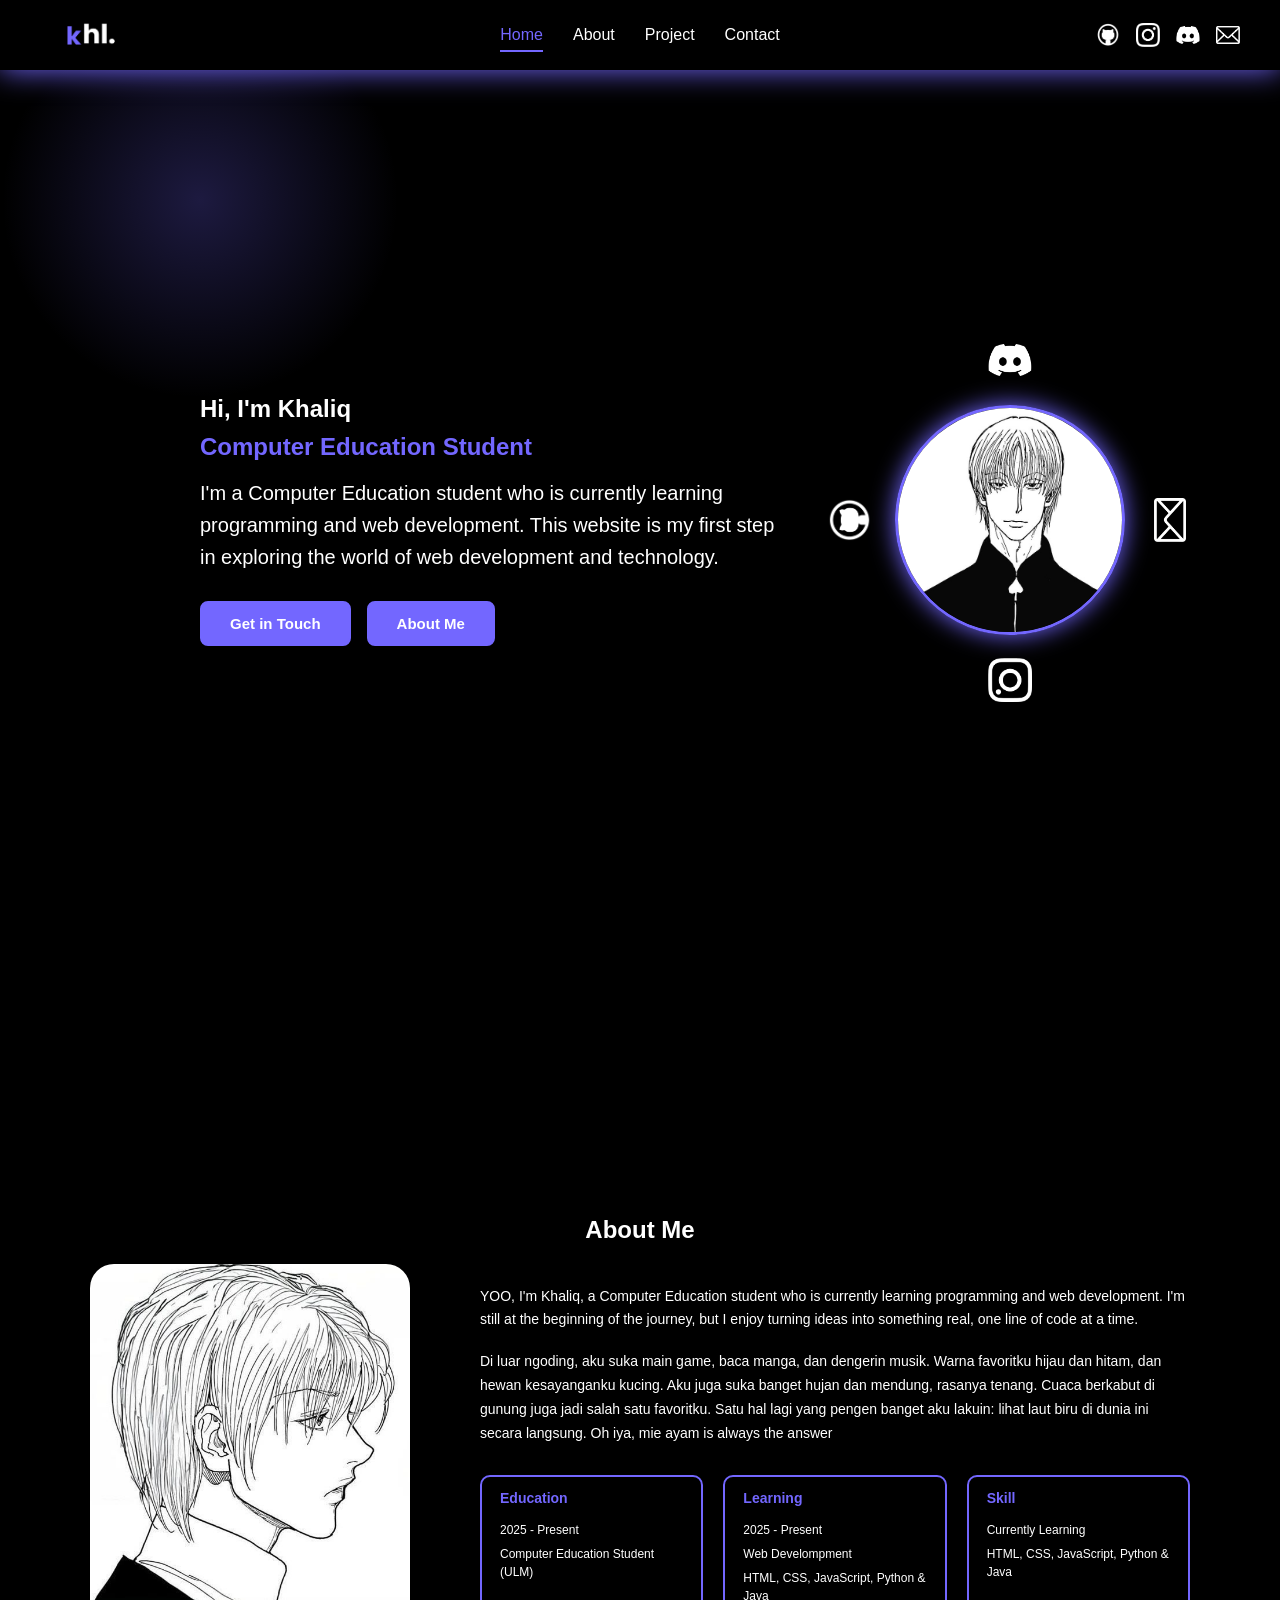
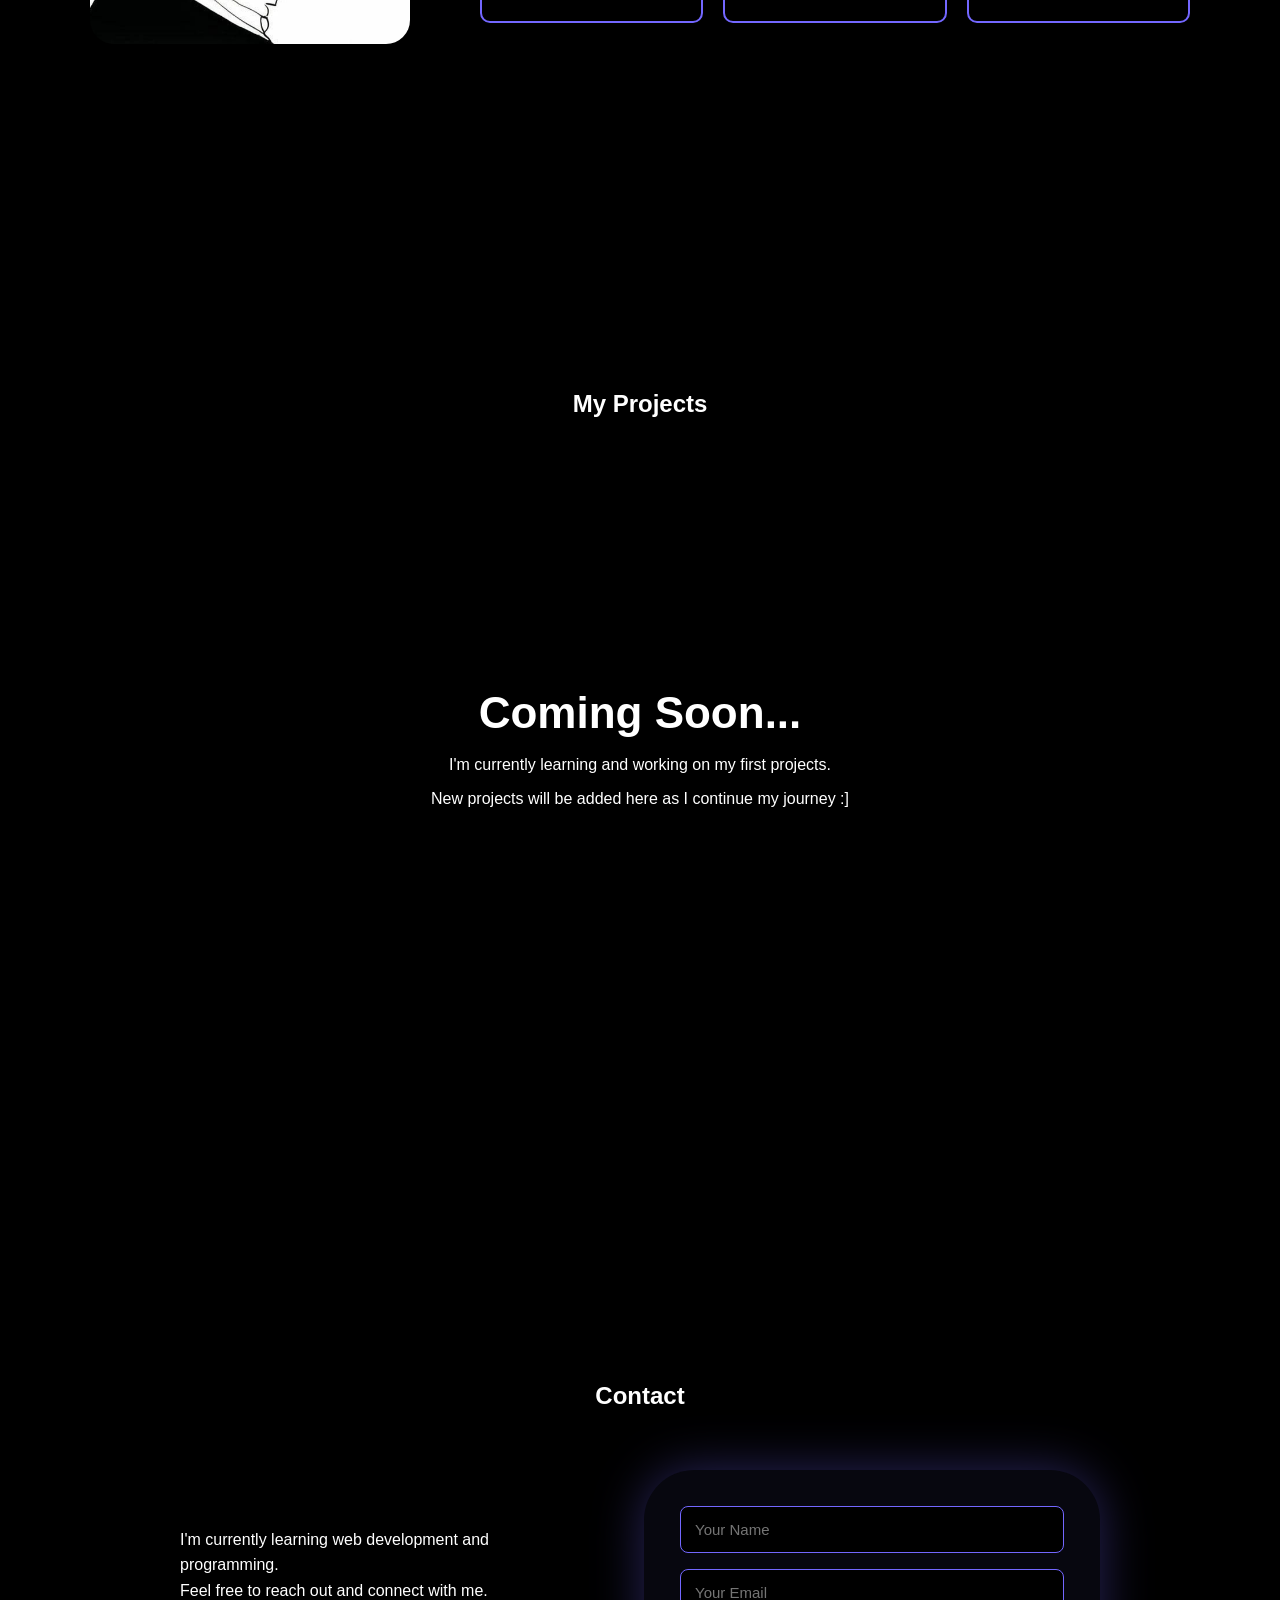
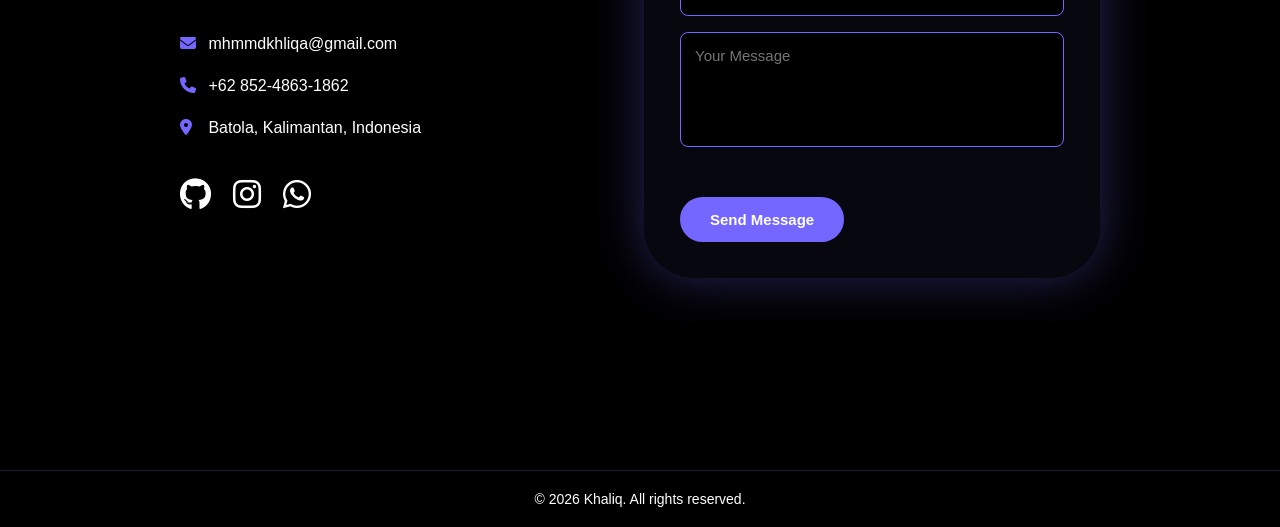
<file: index.html>
<!DOCTYPE html>
<html lang="en">
<head>
    <meta charset="UTF-8">
    <meta name="viewport" content="width=device-width, initial-scale=1.0">
    <title>Home</title>
    <link rel="stylesheet" href="style.css">
    <link rel="stylesheet" href="https://cdnjs.cloudflare.com/ajax/libs/font-awesome/6.5.1/css/all.min.css">
</head>
<body>
    <div class="glow"></div>
    <!--Home-->
    <!--navigasi-->
    <header class="navbar">
        <a href="#home" class="logo">
            <img src="KHL.png" alt="khl.">
        </a>

        <nav class="menu">
            <a href="#home">Home</a>
            <a href="#about">About</a>
            <a href="#project">Project</a>
            <a href="#contact">Contact</a>
        </nav>

        <!--ikon-->
        <div class="sosial">
            <a href="https://github.com/mhmmdkhliqa" target="_blank">
                <img src="GB.png" alt="Github">
            </a>
            <a href="https://www.instagram.com/mhmmdkhliqa?stkn=eWN3NmduZDRxdG05" target="_blank">
                <img src="ig.png" alt="Instagram">
            </a>
            <a href="https://discord.com/users/1556147235950166108" target="_blank">
                <img src="dc.png" alt="Discord">
            </a>
            <a href="mailto:mhmmdkhliqa@gmail.com">
                <img src="email.png" alt="Email">
            </a>
        </div>
    </header>

    <!--home-->
    <section id="home">
        <div class="teks">
            <h1>Hi, I'm Khaliq</h1>
            <h2 class="warna">Computer Education Student</h2>

            <p class="deskripsi">
                I'm a Computer Education student who is currently learning programming and web development.
                This website is my first step in exploring the world of web development and technology.
            </p>

            <div class="tombol">
                <a href="#contact" class="btn btn-getintouch">Get in Touch</a>
                <a href="#about" class="btn btn-about">About Me</a>
            </div>
        </div>

        <!--profil-->
        <!--animasi mutar(dapet di AI T_T)-->
        <div class="orbit">
            <img src="gwh.png" alt="myprofil" class="foto">

            <div class="bola">
                <div class="slot" style="--a:0deg">
                    <a href="https://discord.com/users/1556147235950166108" target="_blank" class="ico">
                        <img src="dc.png" alt="discord">
                    </a>
                </div>

                <div class="slot" style="--a:90deg">
                    <a href="mailto:mhmmdkhliqa@gmail.com" class="ico">
                        <img src="email.png" alt="email">
                    </a>
                </div>

                <div class="slot" style="--a:180deg">
                    <a href="https://www.instagram.com/mhmmdkhliqa?stkn=eWN3NmduZDRxdG05" target="_blank" class="ico">
                        <img src="ig.png" alt="instagram">
                    </a>
                </div>

                <div class="slot" style="--a:270deg">
                    <a href="https://github.com/mhmmdkhliqa" target="_blank" class="ico">
                        <img src="GB.png" alt="github">
                    </a>
                </div>
            </div>
        </div>
    </section>


    <!--About Me-->
    <section id="about">
        <h1 class="judul">About Me</h1>
            <div class="about-isi muncul-nanti">
                <img src="hhk.jpg" alt="gwh" class="about-foto">
                <div class="about-teks">
                    <p>
                        YOO, I'm Khaliq, a Computer Education student who is currently learning
                        programming and web development. I'm still at the beginning of the journey,
                        but I enjoy turning ideas into something real, one line of code at a time.
                    </p>
                    <p>
                        Di luar ngoding, aku suka main game, baca manga, dan dengerin musik.
                        Warna favoritku hijau dan hitam, dan hewan kesayanganku kucing. Aku juga
                        suka banget hujan dan mendung, rasanya tenang. Cuaca berkabut di gunung
                        juga jadi salah satu favoritku. Satu hal lagi yang pengen banget aku lakuin:
                        lihat laut biru di dunia ini secara langsung. Oh iya, mie ayam is always
                        the answer
                    </p>

                    <div class="kartu-mini">
                        <div>
                            <h3>Education</h3>
                            <p>2025 - Present</p>
                            <p>Computer Education Student (ULM)</p>
                        </div>

                        <div>
                            <h3>Learning</h3>
                            <p>2025 - Present</p>
                            <p>Web Develompment</p>
                            <p>HTML, CSS, JavaScript, Python & Java</p>
                        </div>

                        <div>
                            <h3>Skill</h3>
                            <p>Currently Learning</p>
                            <p>HTML, CSS, JavaScript, Python & Java</p>
                        </div>
                    </div>
                </div>
            </div>    
    </section>

    <!--project-->
    <section id="project">
        <h1 class="judul">My Projects</h1>

        <div class="soon muncul-nanti">
            <h3>Coming Soon<i>.</i><i>.</i><i>.</i></h3>
            <p>I'm currently learning and working on my first projects.</p>
            <p>New projects will be added here as I continue my journey :]</p>
        </div>
    </section>


    <!--MY CONTAVT-->
    <section id="contact">
        <h1 class="judul">Contact</h1>

        <div class="contact-isi muncul-nanti">
            <div class="contact-info">
                <p>
                    I'm currently learning web development and programming.<br>
                    Feel free to reach out and connect with me.
                </p>

                <ul class="daftar-kontak">
                    <li><i class="fa-solid fa-envelope"></i> mhmmdkhliqa@gmail.com</li>
                    <li><i class="fa-solid fa-phone"></i> +62 852-4863-1862</li>
                    <li><i class="fa-solid fa-location-dot"></i> Batola, Kalimantan, Indonesia</li>
                </ul>

                <div class="ikon-kontak">
                    <a href="https://github.com/mhmmdkhliqa" target="_blank"><i class="fa-brands fa-github"></i></a>
                    <a href="https://www.instagram.com/mhmmdkhliqa" target="_blank"><i class="fa-brands fa-instagram"></i></a>
                    <a href="https://wa.me/6285248631862" target="_blank"><i class="fa-brands fa-whatsapp"></i></a>
                </div>
            </div>

            <form id="form-kontak" class="form">
                <input type="text" id="nama" placeholder="Your Name">
                <input type="email" id="email" placeholder="Your Email">
                <textarea id="pesan" rows="5" placeholder="Your Message"></textarea>
                <p id="info-form"></p>
                <button type="submit" class="btn btn-getintouch">Send Message</button>
            </form>
        </div>
    </section>


    <footer class="footer">
        <p>&copy; 2026 Khaliq. All rights reserved.</p>
    </footer>
    <script src="script.js"></script>
</body>
</html>
</file>
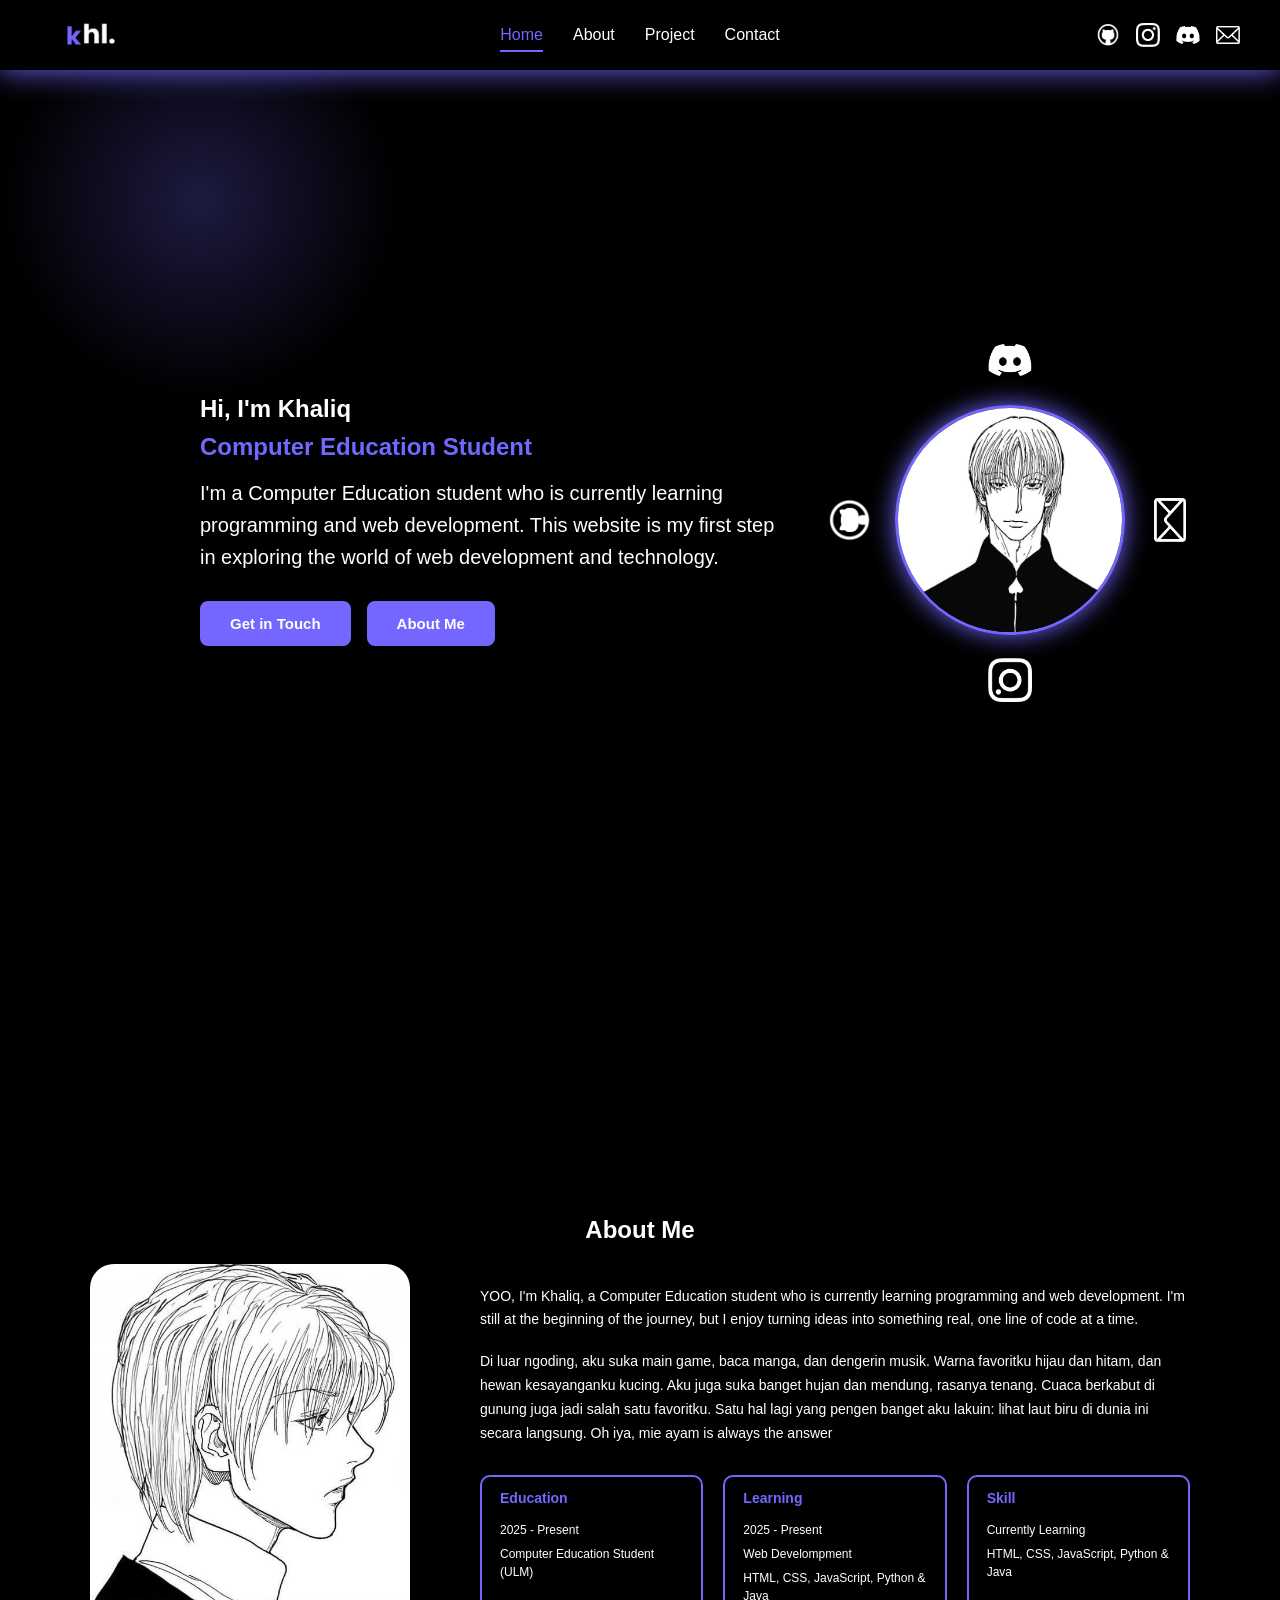
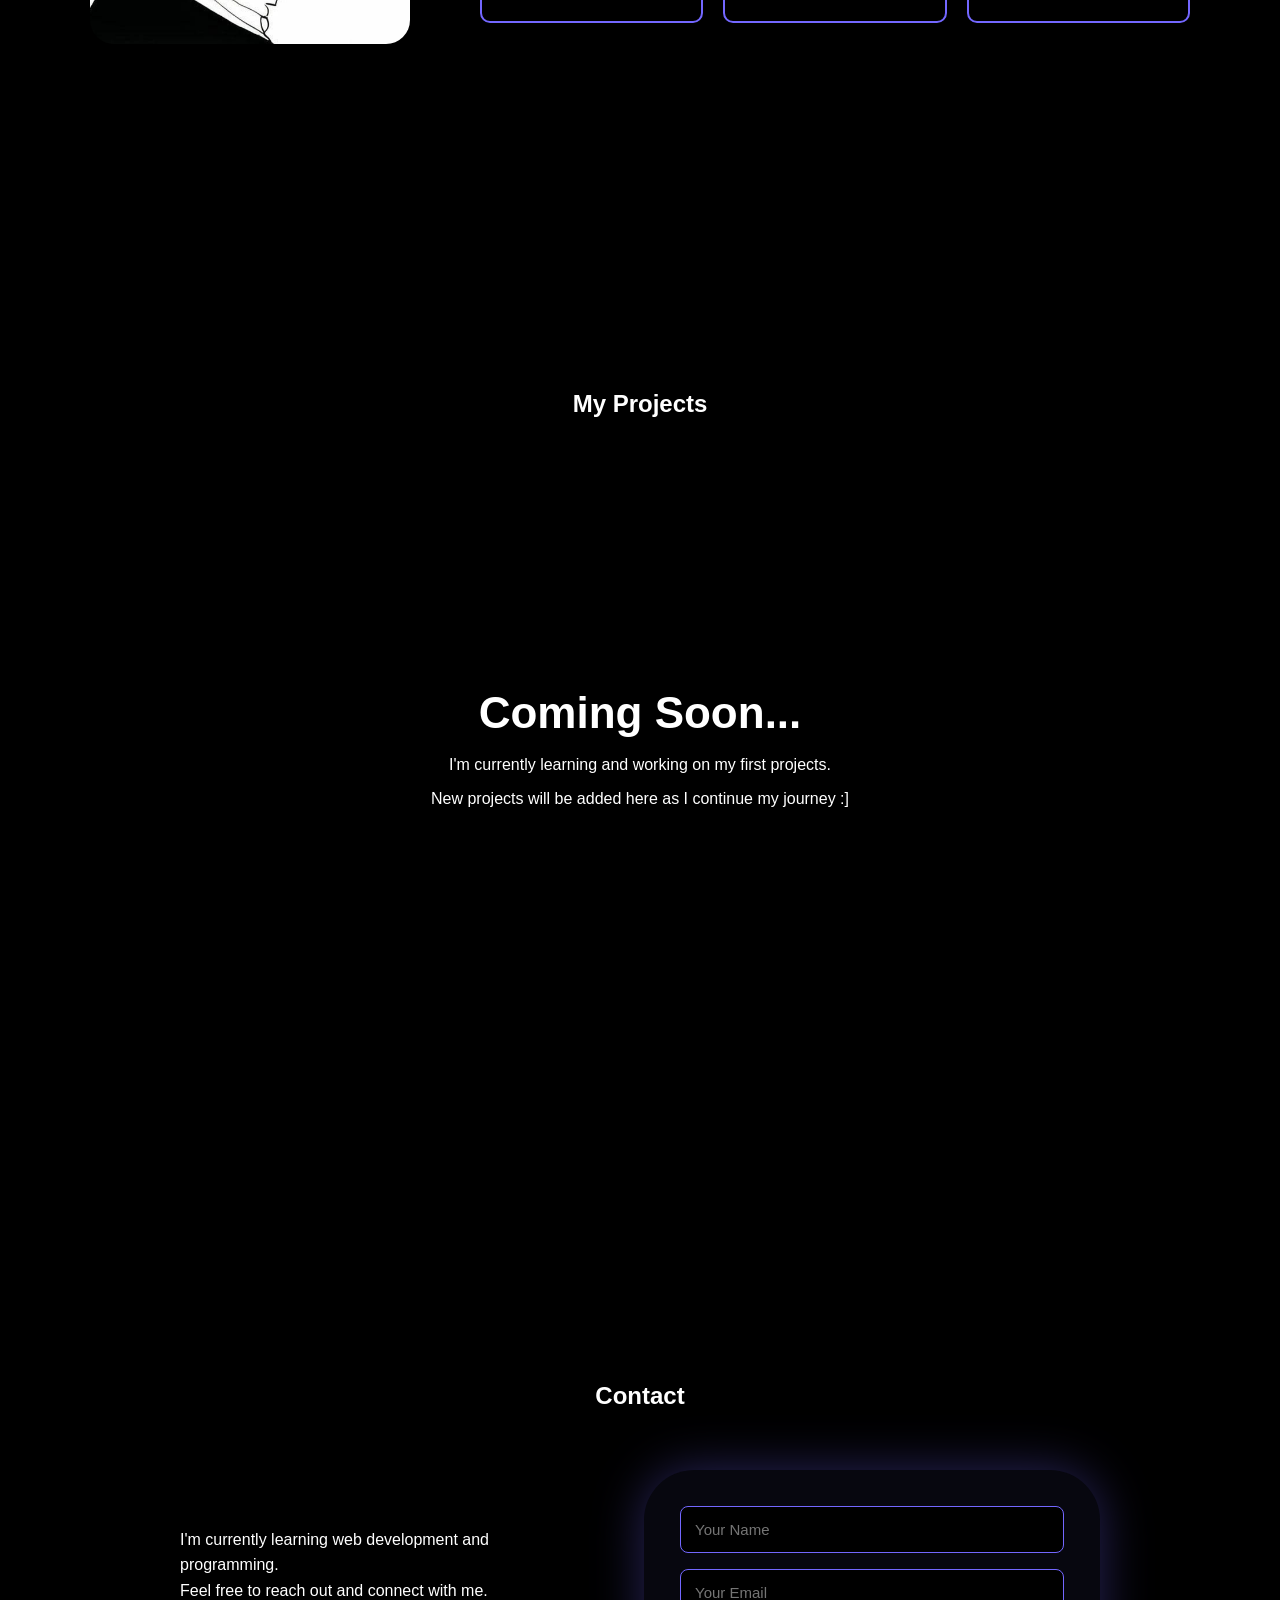
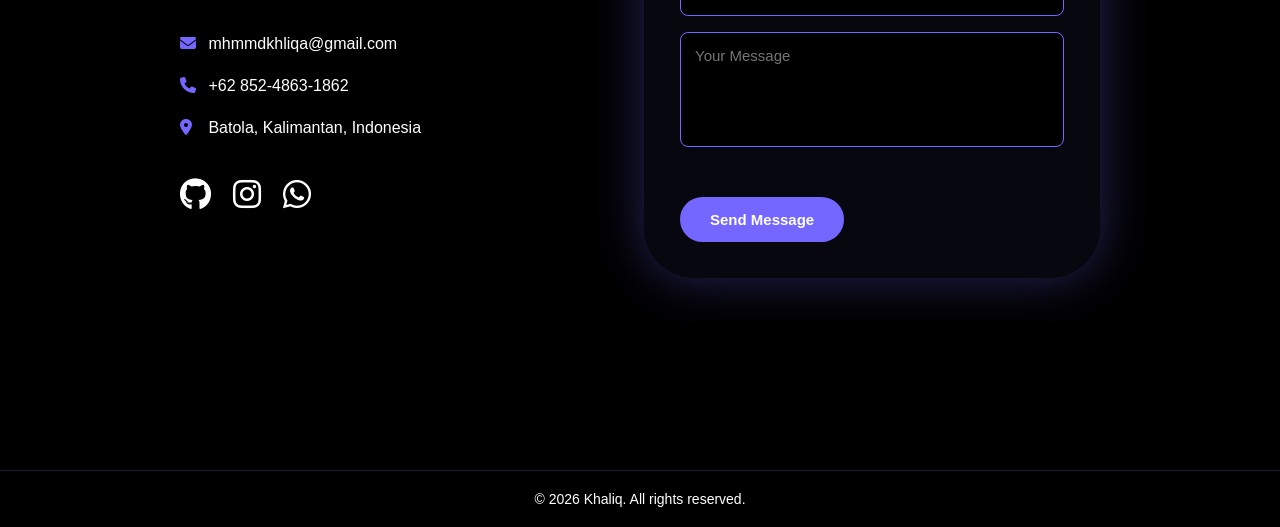
<file: home.html>
<!DOCTYPE html>
<html lang="en">
<head>
    <meta charset="UTF-8">
    <meta name="viewport" content="width=device-width, initial-scale=1.0">
    <title>Home</title>
    <link rel="stylesheet" href="style.css">
    <link rel="stylesheet" href="https://cdnjs.cloudflare.com/ajax/libs/font-awesome/6.5.1/css/all.min.css">
</head>
<body>
    <div class="glow"></div>
    <!--Home-->
    <!--navigasi-->
    <header class="navbar">
        <a href="#home" class="logo">
            <img src="KHL.png" alt="khl.">
        </a>

        <nav class="menu">
            <a href="#home">Home</a>
            <a href="#about">About</a>
            <a href="#project">Project</a>
            <a href="#contact">Contact</a>
        </nav>

        <!--ikon-->
        <div class="sosial">
            <a href="https://github.com/mhmmdkhliqa" target="_blank">
                <img src="GB.png" alt="Github">
            </a>
            <a href="https://www.instagram.com/mhmmdkhliqa?stkn=eWN3NmduZDRxdG05" target="_blank">
                <img src="ig.png" alt="Instagram">
            </a>
            <a href="https://discord.com/users/1556147235950166108" target="_blank">
                <img src="dc.png" alt="Discord">
            </a>
            <a href="mailto:mhmmdkhliqa@gmail.com">
                <img src="email.png" alt="Email">
            </a>
        </div>
    </header>

    <!--home-->
    <section id="home">
        <div class="teks">
            <h1>Hi, I'm Khaliq</h1>
            <h2 class="warna">Computer Education Student</h2>

            <p class="deskripsi">
                I'm a Computer Education student who is currently learning programming and web development.
                This website is my first step in exploring the world of web development and technology.
            </p>

            <div class="tombol">
                <a href="#contact" class="btn btn-getintouch">Get in Touch</a>
                <a href="#about" class="btn btn-about">About Me</a>
            </div>
        </div>

        <!--profil-->
        <!--animasi mutar(dapet di AI T_T)-->
        <div class="orbit">
            <img src="gwh.png" alt="myprofil" class="foto">

            <div class="bola">
                <div class="slot" style="--a:0deg">
                    <a href="https://discord.com/users/1556147235950166108" target="_blank" class="ico">
                        <img src="dc.png" alt="discord">
                    </a>
                </div>

                <div class="slot" style="--a:90deg">
                    <a href="mailto:mhmmdkhliqa@gmail.com" class="ico">
                        <img src="email.png" alt="email">
                    </a>
                </div>

                <div class="slot" style="--a:180deg">
                    <a href="https://www.instagram.com/mhmmdkhliqa?stkn=eWN3NmduZDRxdG05" target="_blank" class="ico">
                        <img src="ig.png" alt="instagram">
                    </a>
                </div>

                <div class="slot" style="--a:270deg">
                    <a href="https://github.com/mhmmdkhliqa" target="_blank" class="ico">
                        <img src="GB.png" alt="github">
                    </a>
                </div>
            </div>
        </div>
    </section>


    <!--About Me-->
    <section id="about">
        <h1 class="judul">About Me</h1>
            <div class="about-isi muncul-nanti">
                <img src="hhk.jpg" alt="gwh" class="about-foto">
                <div class="about-teks">
                    <p>
                        YOO, I'm Khaliq, a Computer Education student who is currently learning
                        programming and web development. I'm still at the beginning of the journey,
                        but I enjoy turning ideas into something real, one line of code at a time.
                    </p>
                    <p>
                        Di luar ngoding, aku suka main game, baca manga, dan dengerin musik.
                        Warna favoritku hijau dan hitam, dan hewan kesayanganku kucing. Aku juga
                        suka banget hujan dan mendung, rasanya tenang. Cuaca berkabut di gunung
                        juga jadi salah satu favoritku. Satu hal lagi yang pengen banget aku lakuin:
                        lihat laut biru di dunia ini secara langsung. Oh iya, mie ayam is always
                        the answer
                    </p>

                    <div class="kartu-mini">
                        <div>
                            <h3>Education</h3>
                            <p>2025 - Present</p>
                            <p>Computer Education Student (ULM)</p>
                        </div>

                        <div>
                            <h3>Learning</h3>
                            <p>2025 - Present</p>
                            <p>Web Develompment</p>
                            <p>HTML, CSS, JavaScript, Python & Java</p>
                        </div>

                        <div>
                            <h3>Skill</h3>
                            <p>Currently Learning</p>
                            <p>HTML, CSS, JavaScript, Python & Java</p>
                        </div>
                    </div>
                </div>
            </div>    
    </section>

    <!--project-->
    <section id="project">
        <h1 class="judul">My Projects</h1>

        <div class="soon muncul-nanti">
            <h3>Coming Soon<i>.</i><i>.</i><i>.</i></h3>
            <p>I'm currently learning and working on my first projects.</p>
            <p>New projects will be added here as I continue my journey :]</p>
        </div>
    </section>


    <!--MY CONTAVT-->
    <section id="contact">
        <h1 class="judul">Contact</h1>

        <div class="contact-isi muncul-nanti">
            <div class="contact-info">
                <p>
                    I'm currently learning web development and programming.<br>
                    Feel free to reach out and connect with me.
                </p>

                <ul class="daftar-kontak">
                    <li><i class="fa-solid fa-envelope"></i> mhmmdkhliqa@gmail.com</li>
                    <li><i class="fa-solid fa-phone"></i> +62 852-4863-1862</li>
                    <li><i class="fa-solid fa-location-dot"></i> Batola, Kalimantan, Indonesia</li>
                </ul>

                <div class="ikon-kontak">
                    <a href="https://github.com/mhmmdkhliqa" target="_blank"><i class="fa-brands fa-github"></i></a>
                    <a href="https://www.instagram.com/mhmmdkhliqa" target="_blank"><i class="fa-brands fa-instagram"></i></a>
                    <a href="https://wa.me/6285248631862" target="_blank"><i class="fa-brands fa-whatsapp"></i></a>
                </div>
            </div>

            <form id="form-kontak" class="form">
                <input type="text" id="nama" placeholder="Your Name">
                <input type="email" id="email" placeholder="Your Email">
                <textarea id="pesan" rows="5" placeholder="Your Message"></textarea>
                <p id="info-form"></p>
                <button type="submit" class="btn btn-getintouch">Send Message</button>
            </form>
        </div>
    </section>


    <footer class="footer">
        <p>&copy; 2026 Khaliq. All rights reserved.</p>
    </footer>
    <script src="script.js"></script>
</body>
</html>
</file>
<file: style.css>
*{box-sizing:border-box}
html{scroll-behavior:smooth}

body{
  margin:0;
  background:#000;
  color:white;
  font-family:Arial, sans-serif;
}

a{color:white;text-decoration:none}

/*navbar*/
.navbar{
  position:sticky;
  top:0;
  z-index:100;
  display:flex;
  align-items:center;
  padding:5px 40px;
  background:#000;
  box-shadow:0 0 30px #7367ff;
}

.logo{
  order:1;
  flex:1;
  font-size:26px;
  font-weight:bold;
}

.logo img{
  height:60px;
  width:auto;
  display:block;
}

/*menu*/
.menu{
  order:2;
  display:flex;
  gap:30px;
}

.menu a{
  position:relative;
  padding:4px 0;
  transition:0.3s;
}

.menu a::after{
  content:"";
  position:absolute;
  left:0; bottom:-4px;
  width:0; height:2px;
  background:#7367ff;
  transition:0.3s;
}
.menu a:hover,
.menu a.aktif{color:#7367ff}
.menu a:hover::after,
.menu a.aktif::after{width:100%}
.menu a:active{transform:scale(0.92)}

/*ikon di navbar*/
.sosial{
  order:3;
  flex:1;
  display:flex;
  justify-content:flex-end;
  align-items:center;
  gap:16px;
}
.sosial img{
  width:24px;
  height:24px;
  object-fit:contain;
  display:block;
  transition:0.3s;
}

.sosial a:hover img{
  transform:translateY(-3px);
  filter:brightness(0) saturate(100%) invert(45%) sepia(70%) saturate(3000%) hue-rotate(225deg) brightness(105%);
}

/*section, default rata tengah */
section{
  min-height:100vh;
  display:flex;
  flex-direction:column;
  justify-content:center;
  align-items:center;
  text-align:center;
  padding:100px 80px;
}

/*home*/
#home{
  flex-direction:row;
  justify-content:space-between;
  align-items:center;
  gap:40px;
  padding: 100px 80px 100px 200px;
}

/*teks rata tengah */
.teks{
  flex:1;
  text-align:left;
}

/*jarak h1 dan h2*/
#home h1{
  margin:0 0 10px;
}
#home h2{
  margin:0;
}

.warna{color:#7367ff}

.deskripsi{
  text-align:left;
  max-width:650px;
  margin:16px 0 0;
  line-height:1.6;
  color:#fff;
  font-size:20px;
}

/*tombol*/
.tombol{
  display:flex;
  justify-content:flex-start;
  gap:16px;
  margin-top:28px;
}

.btn{
  padding:12px 28px;
  border-radius:8px;
  font-weight:bold;
  font-size:15px;
  transition:0.3s;
}

.btn-getintouch,
.btn-about{
  background:#7367ff;
  color:#fff;
  border:2px solid #7367ff;
}

.btn-getintouch:hover,
.btn-about:hover{
  box-shadow:0 0 18px #7367ff;
  transform:translateY(-3px);
}

/*area orbit*/
.orbit{
  position:relative;
  width:380px;
  height:380px;
  flex-shrink:0;
}

/*my profil*/
.foto{
  position:absolute;
  top:50%; left:50%;
  width:230px;
  height:230px;
  margin:-115px 0 0 -115px;
  border-radius:50%;
  object-fit:cover;
  border:3px solid #7367ff;
  box-shadow:0 0 25px #7367ff;
}

/*lapisan 1, seluruh ikon mengorbit*/
.bola{
  position:absolute;
  inset:0;
  animation:putar 14s linear infinite;
}

/*lapisan 2, sudut awal tiap ikon*/
.slot{
  position:absolute;
  top:50%; left:50%;
  width:0; height:0;
  transform:rotate(var(--a));
}

/*lapisan 3, jarak 160px dari pusat (top = -(160 + 22)), diputar balik agar tegak (PAKAI AI INI PAAAA) */
.ico{
  position:absolute;
  left:-22px;
  top:-182px;
  width:44px;
  height:44px;
  border-radius:50%;
  display:block;
  animation:putar-balik 14s linear infinite;
  transition:background 0.3s, box-shadow 0.3s;
}
.ico img{
  width:100%;
  height:100%;
  object-fit:contain;
  display:block;
}

@keyframes putar{to{transform:rotate(360deg)}}
@keyframes putar-balik{to{transform:rotate(-360deg)}}


/*ungu saat dipencet*/
.ico:hover,
.ico:active{
  background:#7367ff;
  box-shadow:0 0 18px #7367ff;
}

/*ABOUT ME*/
.about-isi{
  display:flex;
  align-items:center;
  gap:70px;
  max-width:1100px;
}

.about-foto{
  width:320px;
  height:380px;
  border-radius:24px;
  object-fit:cover;
  flex-shrink:0;
}

.about-teks{
  flex:1;
  text-align:left;
  line-height:1.7;
  font-size:14px;
}
.about-teks p{margin:0 0 18px}


/*kartu mini isi dari about me*/
.kartu-mini{
  display:flex;
  gap:20px;
  margin-top:30px;
}

.kartu-mini div{
  flex:1;
  background:#000;
  border:2px solid #7367ff;
  border-radius:10px;
  padding:10px 18px;
  text-align:left;
  transition:0.3s;
}

.kartu-mini div:hover{
  box-shadow:0 0 18px #7367ff;
  transform:translateY(-4px);
}

.kartu-mini h3{
  margin:0 0 10px;
  font-size:14px;
  color:#7367ff;
}

.kartu-mini p{
  margin:0 0 6px;
  font-size:12px;
  line-height:1.5;
  color:#fff;
}


/*MY PROJECTTTT walau kosong*/
.soon{
  margin:auto 0;
  text-align:center;
}

.soon h3{
  font-size:44px;
  margin:0 0 14px;
}

.soon p{
  margin:0 0 8px;
  font-size:16px;
  line-height:1.6;
}

/*titik berkedip (DAPET DARI AI)*/
.soon i{
  font-style:normal;
  animation:kedip 1.4s infinite;
}
.soon i:nth-child(2){animation-delay:0.2s}
.soon i:nth-child(3){animation-delay:0.4s}

@keyframes kedip{
  0%, 100%{opacity:0}
  40%, 60%{opacity:1}
}



/*Contact Me*/
.contact-isi{
  display:flex;
  align-items:center;
  gap:80px;
  margin-top: 40px;
  max-width:920px;
  width:100%;
}

.contact-info{
  flex:1;
  text-align:left;
  line-height:1.6;
}
.contact-info p{margin:0 0 28px}

.daftar-kontak{
  list-style:none;
  padding:0;
  margin:0 0 30px;
  display:flex;
  flex-direction:column;
  gap:16px;
}
.daftar-kontak i{
  width:24px;
  color:#7367ff;
}

.ikon-kontak{display:flex;gap:22px;font-size:32px}
.ikon-kontak a{transition:0.3s}
.ikon-kontak a:hover{color:#7367ff;transform:translateY(-4px)}

/*kartu form*/
.form{
  flex:1;
  display:flex;
  flex-direction:column;
  gap:16px;
  padding:36px;
  background:#07070f;
  border-radius:50px;
  box-shadow:0 0 50px rgba(115,103,255,0.35);
}
.form input,
.form textarea{
  background:#000;
  border:1px solid #7367ff;
  border-radius:8px;
  padding:14px;
  color:#fff;
  font-size:15px;
  font-family:inherit;
  outline:none;
  transition:0.3s;
}
.form input:focus,
.form textarea:focus{
  box-shadow:0 0 14px #7367ff;
}
.form textarea{
  resize:none;
}
.form button{
  align-self:flex-start;
  border-radius:50px;
  cursor:pointer;
  font-family:inherit;
}
#info-form{
  margin:0;
  min-height:18px;
  font-size:14px;
  text-align:left;
}

/*footer*/
.footer{
  padding:20px;
  text-align:center;
  font-size:14px;
  border-top:1px solid #1a1a2e;
}
.footer p{margin:0}


/*JS*/
.muncul-nanti{
  opacity:0;
  transform:translateY(40px);
  transition:0.8s;
}
.muncul-nanti.muncul{
  opacity:1;
  transform:translateY(0);
}

/*glow*/
.glow{
  position:fixed;
  top:0;
  left:0;
  width:400px;
  height:400px;
  border-radius:50%;
  background:radial-gradient(circle, rgba(115,103,255,0.25), transparent 70%);
  pointer-events:none;
  z-index:0;
  will-change:transform;
}


/*tampilan hape*/
@media (max-width:800px){

  .glow{
    display:none;
  }

  /*navbar*/
  .navbar{
    flex-wrap:wrap;
    padding:10px 16px;
    row-gap:8px;
  }

  .logo{
    order:1;
    flex:1;
  }

  .logo img{
    height:36px;
  }

  .sosial{
    order:2;
    flex:0 0 auto;
    gap:12px;
  }

  .sosial img{
    width:22px;
    height:22px;
  }

  .menu{
    order:3;
    flex:0 0 100%;
    justify-content:space-around;
    gap:0;
    font-size:14px;
  }

  /*section*/
  section{
    padding:90px 20px 40px;
    min-height:auto;
  }

  /*home*/
  #home{
    flex-direction:column-reverse;
    padding:90px 20px 40px;
    gap:20px;
  }

  .teks{
    text-align:center;
  }

  #home h1{
    font-size:30px;
  }

  #home h2{
    font-size:20px;
  }

  .deskripsi{
    font-size:16px;
    max-width:100%;
    text-align:center;
  }

  .tombol{
    justify-content:center;
    flex-wrap:wrap;
  }

  .orbit{
    transform:scale(0.75);
    margin:-45px 0;
  }

  /*about*/
  .about-isi{
    flex-direction:column;
    gap:30px;
  }

  .about-foto{
    width:220px;
    height:260px;
  }

  .about-teks{
    text-align:center;
    font-size:15px;
  }

  .kartu-mini{
    flex-direction:column;
    gap:12px;
  }

  /*project*/
  .soon h3{
    font-size:30px;
  }

  /*contact*/
  .contact-isi{
    flex-direction:column;
    gap:40px;
    margin-top:0;
  }

  .contact-info{
    text-align:center;
  }

  .daftar-kontak{
    align-items:center;
  }

  .ikon-kontak{
    justify-content:center;
  }

  .form{
    padding:22px;
    border-radius:30px;
  }
}
</file>
